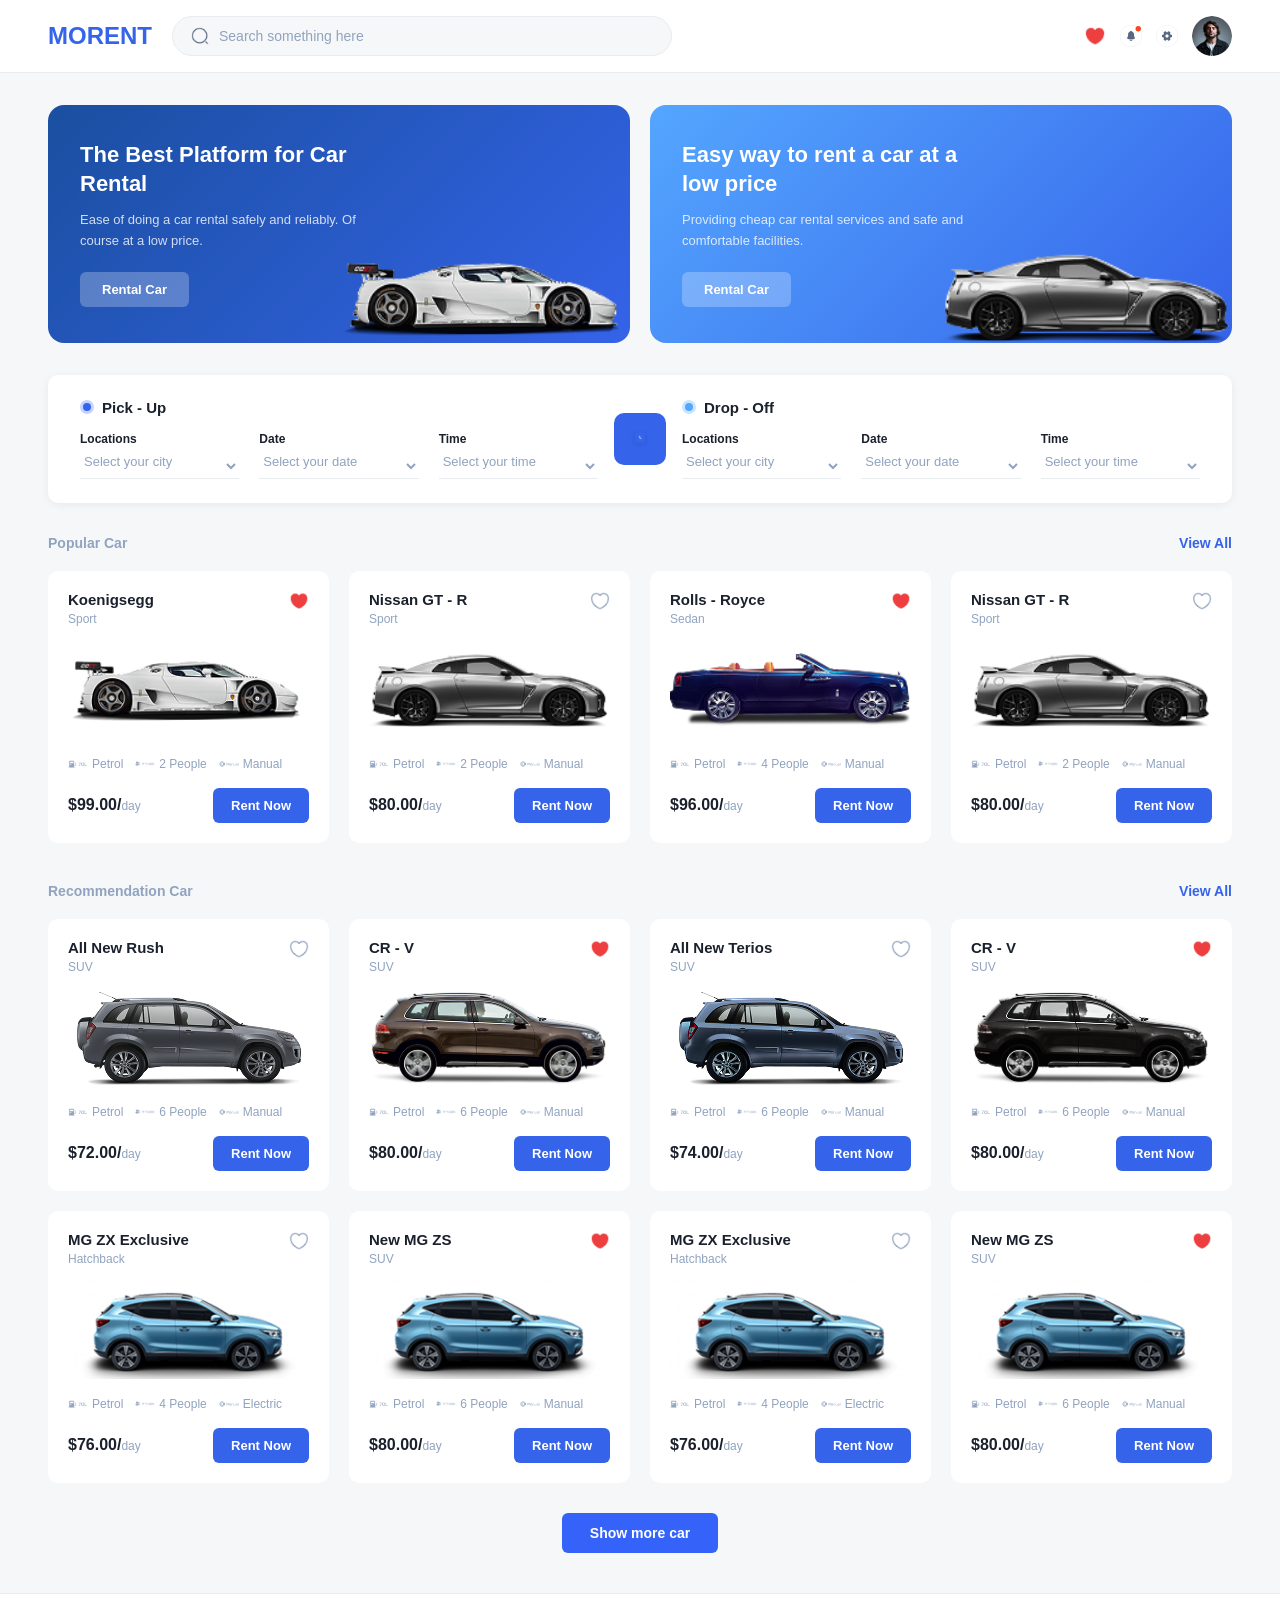
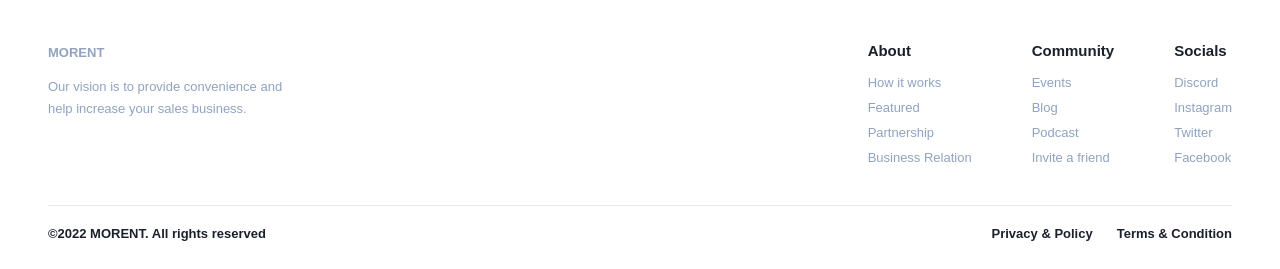
<file: index.html>
<!DOCTYPE html>
<html lang="en">
<head>
  <meta charset="UTF-8" />
  <meta name="viewport" content="width=device-width, initial-scale=1.0" />
  <title>Car Rent</title>
  <link rel="stylesheet" href="styles/style.css" />
</head>
<body>

  <nav class="navbar">
    <div class="nav-logo">MORENT</div>
    <div class="nav-search">
      <img src="assets/search-normal.png" alt="search" />
      <input type="text" placeholder="Search something here" />
    </div>
    <div class="nav-right">
      <img src="assets/Like.png"         alt="favorites"     class="nav-icon" />
      <img src="assets/Notification.png" alt="notifications" class="nav-icon" />
      <img src="assets/Settings.png"     alt="settings"      class="nav-icon" />
      <img src="assets/Profil.png"       alt="profile"       class="nav-avatar" />
    </div>
  </nav>


  <section class="hero-section">
    <div class="hero-card hero-blue">
      <div class="hero-text">
        <h2>The Best Platform for Car Rental</h2>
        <p>Ease of doing a car rental safely and reliably. Of course at a low price.</p>
        <a href="#" class="hero-btn">Rental Car</a>
      </div>
      <img src="assets/car (1).png" alt="Car" class="hero-car-img" />
    </div>
    <div class="hero-card hero-light">
      <div class="hero-text">
        <h2>Easy way to rent a car at a low price</h2>
        <p>Providing cheap car rental services and safe and comfortable facilities.</p>
        <a href="#" class="hero-btn">Rental Car</a>
      </div>
      <img src="assets/Car (9).png" alt="Car" class="hero-car-img" />
    </div>
  </section>


  <section class="booking-bar">
    <div class="booking-side">
      <p class="booking-title">
        <span class="dot dot-blue"></span> Pick - Up
      </p>
      <div class="booking-fields">
        <div class="booking-field">
          <label>Locations</label>
          <select><option>Select your city</option><option>New York</option></select>
        </div>
        <div class="booking-field">
          <label>Date</label>
          <select><option>Select your date</option></select>
        </div>
        <div class="booking-field">
          <label>Time</label>
          <select><option>Select your time</option></select>
        </div>
      </div>
    </div>

    <button class="swap-btn">
      <img src="assets/Switch.png" alt="swap" class="switch-wi" />
    </button>

    <div class="booking-side">
      <p class="booking-title">
        <span class="dot dot-light"></span> Drop - Off
      </p>
      <div class="booking-fields">
        <div class="booking-field">
          <label>Locations</label>
          <select><option>Select your city</option><option>New York</option></select>
        </div>
        <div class="booking-field">
          <label>Date</label>
          <select><option>Select your date</option></select>
        </div>
        <div class="booking-field">
          <label>Time</label>
          <select><option>Select your time</option></select>
        </div>
      </div>
    </div>
  </section>

  <section class="cars-section">
    <div class="section-header">
      <p class="section-label">Popular Car</p>
      <a href="#" class="view-all">View All</a>
    </div>

    <div class="cars-grid four-cols">

      <div class="car-card">
        <div class="card-top">
          <div>
            <h4>Koenigsegg</h4>
            <p class="car-type">Sport</p>
          </div>
          <img src="assets/Like.png" alt="like" class="heart" />
        </div>
        <img src="assets/car (1).png" alt="Koenigsegg" class="car-photo" />
        <div class="car-specs">
          <span><img src="assets/Gasoline.png" alt="gas"  class="spec-icon" /> Petrol</span>
          <span><img src="assets/Capacity.png" alt="capa" class="spec-icon" /> 2 People</span>
          <span><img src="assets/manual.png"   alt="gear" class="spec-icon" /> Manual</span>
        </div>
        <div class="card-bottom">
          <p class="price">$99.00/<small>day</small></p>
          <button class="rent-btn">Rent Now</button>
        </div>
      </div>

      <div class="car-card">
        <div class="card-top">
          <div>
            <h4>Nissan GT - R</h4>
            <p class="car-type">Sport</p>
          </div>
          <img src="assets/heart 2.png" alt="like" class="heart" />
        </div>
        <img src="assets/Car (9).png" alt="Nissan GT-R" class="car-photo" />
        <div class="car-specs">
          <span><img src="assets/Gasoline.png" alt="gas"  class="spec-icon" /> Petrol</span>
          <span><img src="assets/Capacity.png" alt="capa" class="spec-icon" /> 2 People</span>
          <span><img src="assets/manual.png"   alt="gear" class="spec-icon" /> Manual</span>
        </div>
        <div class="card-bottom">
          <p class="price">$80.00/<small>day</small></p>
          <button class="rent-btn">Rent Now</button>
        </div>
      </div>

      <div class="car-card">
        <div class="card-top">
          <div>
            <h4>Rolls - Royce</h4>
            <p class="car-type">Sedan</p>
          </div>
          <img src="assets/Like.png" alt="like" class="heart" />
        </div>
        <img src="assets/Car (10).png" alt="Rolls Royce" class="car-photo" />
        <div class="car-specs">
          <span><img src="assets/Gasoline.png" alt="gas"  class="spec-icon" /> Petrol</span>
          <span><img src="assets/Capacity.png" alt="capa" class="spec-icon" /> 4 People</span>
          <span><img src="assets/manual.png"   alt="gear" class="spec-icon" /> Manual</span>
        </div>
        <div class="card-bottom">
          <p class="price">$96.00/<small>day</small></p>
          <button class="rent-btn">Rent Now</button>
        </div>
      </div>

      <div class="car-card">
        <div class="card-top">
          <div>
            <h4>Nissan GT - R</h4>
            <p class="car-type">Sport</p>
          </div>
          <img src="assets/heart 2.png" alt="like" class="heart" />
        </div>
        <img src="assets/Car (9).png" alt="Nissan GT-R" class="car-photo" />
        <div class="car-specs">
          <span><img src="assets/Gasoline.png" alt="gas"  class="spec-icon" /> Petrol</span>
          <span><img src="assets/Capacity.png" alt="capa" class="spec-icon" /> 2 People</span>
          <span><img src="assets/manual.png"   alt="gear" class="spec-icon" /> Manual</span>
        </div>
        <div class="card-bottom">
          <p class="price">$80.00/<small>day</small></p>
          <button class="rent-btn">Rent Now</button>
        </div>
      </div>

    </div>
  </section>


  <section class="cars-section">
    <div class="section-header">
      <p class="section-label">Recommendation Car</p>
      <a href="#" class="view-all">View All</a>
    </div>

    <div class="cars-grid three-cols">

      <div class="car-card">
        <div class="card-top">
          <div>
            <h4>All New Rush</h4>
            <p class="car-type">SUV</p>
          </div>
          <img src="assets/heart 2.png" alt="like" class="heart" />
        </div>
        <img src="assets/Car (8).png" alt="All New Rush" class="car-photo" />
        <div class="car-specs">
          <span><img src="assets/Gasoline.png" alt="gas"  class="spec-icon" /> Petrol</span>
          <span><img src="assets/Capacity.png" alt="capa" class="spec-icon" /> 6 People</span>
          <span><img src="assets/manual.png"   alt="gear" class="spec-icon" /> Manual</span>
        </div>
        <div class="card-bottom">
          <p class="price">$72.00/<small>day</small></p>
          <button class="rent-btn">Rent Now</button>
        </div>
      </div>

      <div class="car-card">
        <div class="card-top">
          <div>
            <h4>CR - V</h4>
            <p class="car-type">SUV</p>
          </div>
          <img src="assets/Like.png" alt="like" class="heart" />
        </div>
        <img src="assets/Car (7).png" alt="CR-V" class="car-photo" />
        <div class="car-specs">
          <span><img src="assets/Gasoline.png" alt="gas"  class="spec-icon" /> Petrol</span>
          <span><img src="assets/Capacity.png" alt="capa" class="spec-icon" /> 6 People</span>
          <span><img src="assets/manual.png"   alt="gear" class="spec-icon" /> Manual</span>
        </div>
        <div class="card-bottom">
          <p class="price">$80.00/<small>day</small></p>
          <button class="rent-btn">Rent Now</button>
        </div>
      </div>

      <div class="car-card">
        <div class="card-top">
          <div>
            <h4>All New Terios</h4>
            <p class="car-type">SUV</p>
          </div>
          <img src="assets/heart 2.png" alt="like" class="heart" />
        </div>
        <img src="assets/Car (6).png" alt="Terios" class="car-photo" />
        <div class="car-specs">
          <span><img src="assets/Gasoline.png" alt="gas"  class="spec-icon" /> Petrol</span>
          <span><img src="assets/Capacity.png" alt="capa" class="spec-icon" /> 6 People</span>
          <span><img src="assets/manual.png"   alt="gear" class="spec-icon" /> Manual</span>
        </div>
        <div class="card-bottom">
          <p class="price">$74.00/<small>day</small></p>
          <button class="rent-btn">Rent Now</button>
        </div>
      </div>

      <div class="car-card">
        <div class="card-top">
          <div>
            <h4>CR - V</h4>
            <p class="car-type">SUV</p>
          </div>
          <img src="assets/Like.png" alt="like" class="heart" />
        </div>
        <img src="assets/Car (5).png" alt="CR-V" class="car-photo" />
        <div class="car-specs">
          <span><img src="assets/Gasoline.png" alt="gas"  class="spec-icon" /> Petrol</span>
          <span><img src="assets/Capacity.png" alt="capa" class="spec-icon" /> 6 People</span>
          <span><img src="assets/manual.png"   alt="gear" class="spec-icon" /> Manual</span>
        </div>
        <div class="card-bottom">
          <p class="price">$80.00/<small>day</small></p>
          <button class="rent-btn">Rent Now</button>
        </div>
      </div>

      <div class="car-card">
        <div class="card-top">
          <div>
            <h4>MG ZX Exclusive</h4>
            <p class="car-type">Hatchback</p>
          </div>
          <img src="assets/heart 2.png" alt="like" class="heart" />
        </div>
        <img src="assets/Car (3).png" alt="MG ZX" class="car-photo" />
        <div class="car-specs">
          <span><img src="assets/Gasoline.png" alt="gas"  class="spec-icon" /> Petrol</span>
          <span><img src="assets/Capacity.png" alt="capa" class="spec-icon" /> 4 People</span>
          <span><img src="assets/manual.png"   alt="gear" class="spec-icon" /> Electric</span>
        </div>
        <div class="card-bottom">
          <p class="price">$76.00/<small>day</small></p>
          <button class="rent-btn">Rent Now</button>
        </div>
      </div>

      <div class="car-card">
        <div class="card-top">
          <div>
            <h4>New MG ZS</h4>
            <p class="car-type">SUV</p>
          </div>
          <img src="assets/Like.png" alt="like" class="heart" />
        </div>
        <img src="assets/Car (3).png" alt="MG ZS" class="car-photo" />
        <div class="car-specs">
          <span><img src="assets/Gasoline.png" alt="gas"  class="spec-icon" /> Petrol</span>
          <span><img src="assets/Capacity.png" alt="capa" class="spec-icon" /> 6 People</span>
          <span><img src="assets/manual.png"   alt="gear" class="spec-icon" /> Manual</span>
        </div>
        <div class="card-bottom">
          <p class="price">$80.00/<small>day</small></p>
          <button class="rent-btn">Rent Now</button>
        </div>
      </div>

      <div class="car-card">
        <div class="card-top">
          <div>
            <h4>MG ZX Exclusive</h4>
            <p class="car-type">Hatchback</p>
          </div>
          <img src="assets/heart 2.png" alt="like" class="heart" />
        </div>
        <img src="assets/Car (3).png" alt="MG ZX" class="car-photo" />
        <div class="car-specs">
          <span><img src="assets/Gasoline.png" alt="gas"  class="spec-icon" /> Petrol</span>
          <span><img src="assets/Capacity.png" alt="capa" class="spec-icon" /> 4 People</span>
          <span><img src="assets/manual.png"   alt="gear" class="spec-icon" /> Electric</span>
        </div>
        <div class="card-bottom">
          <p class="price">$76.00/<small>day</small></p>
          <button class="rent-btn">Rent Now</button>
        </div>
      </div>

      <div class="car-card">
        <div class="card-top">
          <div>
            <h4>New MG ZS</h4>
            <p class="car-type">SUV</p>
          </div>
          <img src="assets/Like.png" alt="like" class="heart" />
        </div>
        <img src="assets/Car (3).png" alt="MG ZS" class="car-photo" />
        <div class="car-specs">
          <span><img src="assets/Gasoline.png" alt="gas"  class="spec-icon" /> Petrol</span>
          <span><img src="assets/Capacity.png" alt="capa" class="spec-icon" /> 6 People</span>
          <span><img src="assets/manual.png"   alt="gear" class="spec-icon" /> Manual</span>
        </div>
        <div class="card-bottom">
          <p class="price">$80.00/<small>day</small></p>
          <button class="rent-btn">Rent Now</button>
        </div>
      </div>
      

    </div>

    <div class="show-more">
      <button class="show-more-btn">Show more car</button>
    </div>

  </section>


  <footer class="footer">
    <div class="footer-top">
      <div class="footer-brand">
        <p class="footer-logo">MORENT</p>
        <p>Our vision is to provide convenience and help increase your sales business.</p>
      </div>
      <div class="footer-links">
        <div class="footer-col">
          <h5>About</h5>
          <a href="#">How it works</a>
          <a href="#">Featured</a>
          <a href="#">Partnership</a>
          <a href="#">Business Relation</a>
        </div>
        <div class="footer-col">
          <h5>Community</h5>
          <a href="#">Events</a>
          <a href="#">Blog</a>
          <a href="#">Podcast</a>
          <a href="#">Invite a friend</a>
        </div>
        <div class="footer-col">
          <h5>Socials</h5>
          <a href="#">Discord</a>
          <a href="#">Instagram</a>
          <a href="#">Twitter</a>
          <a href="#">Facebook</a>
        </div>
      </div>
    </div>
    <div class="footer-bottom">
      <span>©2022 MORENT. All rights reserved</span>
      <div>
        <a href="#">Privacy &amp; Policy</a>
        <a href="#">Terms &amp; Condition</a>
      </div>
    </div>
  </footer>

</body>
</html>
</file>
<file: styles/style.css>
* {
  margin: 0;
  padding: 0;
  box-sizing: border-box;
}

body {
  font-family: Arial, sans-serif;
  background-color: #f6f7f9;
  color: #1a202c;
}

a {
  text-decoration: none;
  color: inherit;
}

.navbar {
  background: white;
  border-bottom: 1px solid #e8ecef;
  display: flex;
  align-items: center;
  gap: 20px;
  padding: 16px 48px;
  position: sticky;
  top: 0;
  z-index: 100;
}

.nav-logo {
  font-size: 24px;
  font-weight: bold;
  color: #3563e9;
  flex-shrink: 0;
}

.nav-search {
  display: flex;
  align-items: center;
  gap: 10px;
  background: #f6f7f9;
  border: 1px solid #e8ecef;
  border-radius: 40px;
  padding: 10px 18px;
  flex: 1;
  max-width: 500px;
}

.nav-search img {
  width: 18px;
  height: 18px;
}

.nav-search input {
  border: none;
  background: transparent;
  outline: none;
  font-size: 14px;
  width: 100%;
  color: #1a202c;
}

.nav-search input::placeholder {
  color: #90a3bf;
}

.nav-right {
  margin-left: auto;
  display: flex;
  align-items: center;
  gap: 14px;
}

.nav-icon {
  width: 22px;
  height: 22px;
  cursor: pointer;
}

.nav-avatar {
  width: 40px;
  height: 40px;
  border-radius: 50%;
  object-fit: cover;
}

.hero-section {
  display: flex;
  gap: 20px;
  padding: 32px 48px;
}

.hero-card {
  flex: 1;
  border-radius: 16px;
  padding: 36px 32px;
  display: flex;
  justify-content: space-between;
  align-items: flex-end;
  overflow: hidden;
  min-height: 220px;
  position: relative;
}

.hero-blue {
  background: linear-gradient(135deg, #1a4fa0, #3563e9);
}

.hero-light {
  background: linear-gradient(135deg, #54a6ff, #3563e9);
}

.hero-text {
  max-width: 55%;
  z-index: 1;
}

.hero-text h2 {
  color: white;
  font-size: 22px;
  font-weight: bold;
  line-height: 1.3;
  margin-bottom: 12px;
}

.hero-text p {
  color: rgba(255 255 255 / 80%);
  font-size: 13px;
  line-height: 1.6;
  margin-bottom: 20px;
}

.hero-btn {
  display: inline-block;
  background: rgba(255 255 255 / 25%);
  color: white;
  font-size: 13px;
  font-weight: bold;
  padding: 10px 22px;
  border-radius: 6px;
  border: none;
  cursor: pointer;
}

.hero-btn:hover {
  background: rgba(255 255 255 / 40%);
}

.hero-car-img {
  position: absolute;
  right: 0;
  bottom: 0;
  width: 50%;
  max-height: 180px;
  object-fit: contain;
}

.booking-bar {
  display: flex;
  align-items: center;
  gap: 16px;
  background: white;
  border-radius: 10px;
  padding: 24px 32px;
  margin: 0 48px 32px;
  box-shadow: 0 2px 10px rgba(0 0 0 / 6%);
}

.booking-side {
  flex: 1;
}

.booking-title {
  display: flex;
  align-items: center;
  gap: 8px;
  font-size: 15px;
  font-weight: bold;
  margin-bottom: 16px;
}

.dot {
  width: 14px;
  height: 14px;
  border-radius: 50%;
  display: inline-block;
  flex-shrink: 0;
}

.dot-blue {
  background: #3563e9;
  border: 3px solid #c5d4ff;
}

.dot-light {
  background: #54a6ff;
  border: 3px solid #c8e6ff;
}

.booking-fields {
  display: flex;
  gap: 20px;
}

.booking-field {
  flex: 1;
}

.booking-field label {
  display: block;
  font-size: 12px;
  font-weight: bold;
  color: #1a202c;
  margin-bottom: 6px;
}

.booking-field select {
  width: 100%;
  border: none;
  border-bottom: 1px solid #e8ecef;
  background: transparent;
  font-size: 13px;
  color: #90a3bf;
  padding-bottom: 8px;
  cursor: pointer;
  outline: none;
}

.swap-btn {
  background: #3563e9;
  border: none;
  border-radius: 10px;
  width: 52px;
  height: 52px;
  display: flex;
  align-items: center;
  justify-content: center;
  cursor: pointer;
  flex-shrink: 0;
}

.swap-btn img {
  width: 22px;
  height: 22px;
}

.swap-btn:hover {
  background: #1a4fa0;
}

.cars-section {
  padding: 0 48px 40px;
}

.section-header {
  display: flex;
  justify-content: space-between;
  align-items: center;
  margin-bottom: 20px;
}

.section-label {
  font-size: 14px;
  font-weight: 600;
  color: #90a3bf;
}

.view-all {
  font-size: 14px;
  font-weight: 600;
  color: #3563e9;
}

.view-all:hover {
  text-decoration: underline;
}

.cars-grid {
  display: grid;
  gap: 20px;
}

.four-cols {
  grid-template-columns: repeat(4, 1fr);
}

.three-cols {
  grid-template-columns: repeat(4, 1fr);
}

.car-card {
  background: white;
  border-radius: 10px;
  padding: 20px;
  display: flex;
  flex-direction: column;
  gap: 14px;
}

.car-card:hover {
  box-shadow: 0 6px 20px rgba(53 99 233 / 10%);
}

.card-top {
  display: flex;
  justify-content: space-between;
  align-items: flex-start;
}

.card-top h4 {
  font-size: 15px;
  font-weight: bold;
  color: #1a202c;
  margin-bottom: 4px;
}

.car-type {
  font-size: 12px;
  color: #90a3bf;
}

.heart {
  width: 20px;
  height: 20px;
  cursor: pointer;
}

.car-photo {
  width: 100%;
  height: 100px;
  object-fit: contain;
}

.car-specs {
  display: flex;
  gap: 12px;
  flex-wrap: wrap;
}

.car-specs span {
  display: flex;
  align-items: center;
  gap: 4px;
  font-size: 12px;
  color: #90a3bf;
}

.car-specs img {
  width: 14px;
  height: 14px;
}

.card-bottom {
  display: flex;
  justify-content: space-between;
  align-items: center;
  margin-top: auto;
}

.price {
  font-size: 16px;
  font-weight: bold;
  color: #1a202c;
}

.price small {
  font-size: 12px;
  font-weight: normal;
  color: #90a3bf;
}

.rent-btn {
  background: #3563e9;
  color: white;
  border: none;
  border-radius: 6px;
  padding: 10px 18px;
  font-size: 13px;
  font-weight: bold;
  cursor: pointer;
}

.rent-btn:hover {
  background: #1a4fa0;
}

.show-more {
  display: flex;
  justify-content: center;
  align-items: center;
  gap: 20px;
  margin-top: 30px;
}

.show-more-btn {
  background: #3563f9;
  color: white;
  border: none;
  border-radius: 6px;
  padding: 12px 28px;
  font-size: 14px;
  font-weight: bold;
  cursor: pointer;
}

.show-more-btn:hover {
  background: #1a4fa0;
}

.show-more span {
  font-size: 14px;
  color: #90a3bf;
}

.footer {
  background: white;
  border-top: 1px solid #e8ecef;
  padding: 48px 48px 28px;
}

.footer-top {
  display: flex;
  justify-content: space-between;
  gap: 40px;
  margin-bottom: 40px;
}

.footer-brand {
  max-width: 260px;
}

.footer-logo {
  font-size: 22px;
  font-weight: bold;
  color: #3563e9;
  margin-bottom: 12px;
}

.footer-brand p {
  font-size: 13px;
  color: #90a3bf;
  line-height: 1.7;
}

.footer-links {
  display: flex;
  gap: 60px;
}

.footer-col {
  display: flex;
  flex-direction: column;
  gap: 10px;
}

.footer-col h5 {
  font-size: 15px;
  font-weight: bold;
  color: #1a202c;
  margin-bottom: 6px;
}

.footer-col a {
  font-size: 13px;
  color: #90a3bf;
}

.footer-bottom a {
  font-size: 13px;
  font-weight: bold;
  color: #1a202c;
}

.footer-col a:hover {
  color: #3563e9;
}

.footer-bottom {
  display: flex;
  justify-content: space-between;
  align-items: center;
  border-top: 1px solid #e8ecef;
  padding-top: 20px;
}

.footer-bottom span {
  font-size: 13px;
  font-weight: bold;
  color: #1a202c;
}

.footer-bottom div {
  display: flex;
  gap: 24px;
}

.footer-bottom a:hover {
  color: #3563e9;
}

@media (max-width: 1024px) {
  .navbar { padding: 14px 24px; }
  .hero-section { padding: 24px; }
  .booking-bar { margin: 0 24px 28px; }
  .cars-section { padding: 0 24px 32px; }
  .footer { padding: 36px 24px 24px; }

  .four-cols { grid-template-columns: repeat(2, 1fr); }
  .three-cols { grid-template-columns: repeat(2, 1fr); }

  .footer-links { gap: 30px; }
}

@media (max-width: 768px) {
  .navbar {
    padding: 14px 16px;
    gap: 12px;
  }

  .nav-search {
    display: none;
  }

  .nav-icon {
    width: 20px;
    height: 20px;
  }

  .nav-avatar {
    width: 34px;
    height: 34px;
  }

  .hero-section {
    flex-direction: column;
    padding: 16px;
    gap: 14px;
  }

  .hero-card {
    min-height: 180px;
    padding: 24px 20px;
  }

  .hero-text h2 { font-size: 18px; }

  .hero-text p { font-size: 12px; }

  .hero-car-img {
    width: 45%;
    max-height: 140px;
  }

  .hero-light {
    display: none;
  }

  .booking-bar {
    flex-direction: column;
    margin: 0 16px 24px;
    padding: 20px 16px;
    gap: 20px;
  }

  .booking-side {
    width: 100%;
  }

  .booking-fields {
    flex-direction: column;
    gap: 14px;
  }

  .swap-btn {
    transform: rotate(90deg);
    align-self: center;
  }

  .four-cols { grid-template-columns: 1fr; }
  .three-cols { grid-template-columns: 1fr; }

  .cars-section { padding: 0 16px 28px; }

  .footer {
    padding: 28px 16px 20px;
  }

  .footer-top {
    flex-direction: column;
    gap: 24px;
  }

  .footer-brand {
    max-width: 100%;
  }

  .footer-links {
    flex-direction: column;
    gap: 20px;
  }

  .footer-bottom {
    flex-direction: column;
    gap: 12px;
    text-align: center;
  }
}

@media (max-width: 480px) {
  .hero-card {
    min-height: 160px;
    padding: 20px 16px;
  }

  .hero-text { max-width: 60%; }
  .hero-text h2 { font-size: 16px; }

  .hero-car-img {
    width: 42%;
    max-height: 120px;
  }

  .rent-btn {
    padding: 8px 14px;
    font-size: 12px;
  }

  .show-more {
    flex-flow: column;
    gap: 10px;
  }

  .footer-links {
    flex-flow: row wrap;
    gap: 20px;
  }

  .footer-col {
    min-width: 120px;
  }
}

.spec-icon {
  width: 20px;
  height: 20px;
  min-width: 20px;
  min-height: 20px;
  display: block;
  object-fit: contain;
}
</file>
